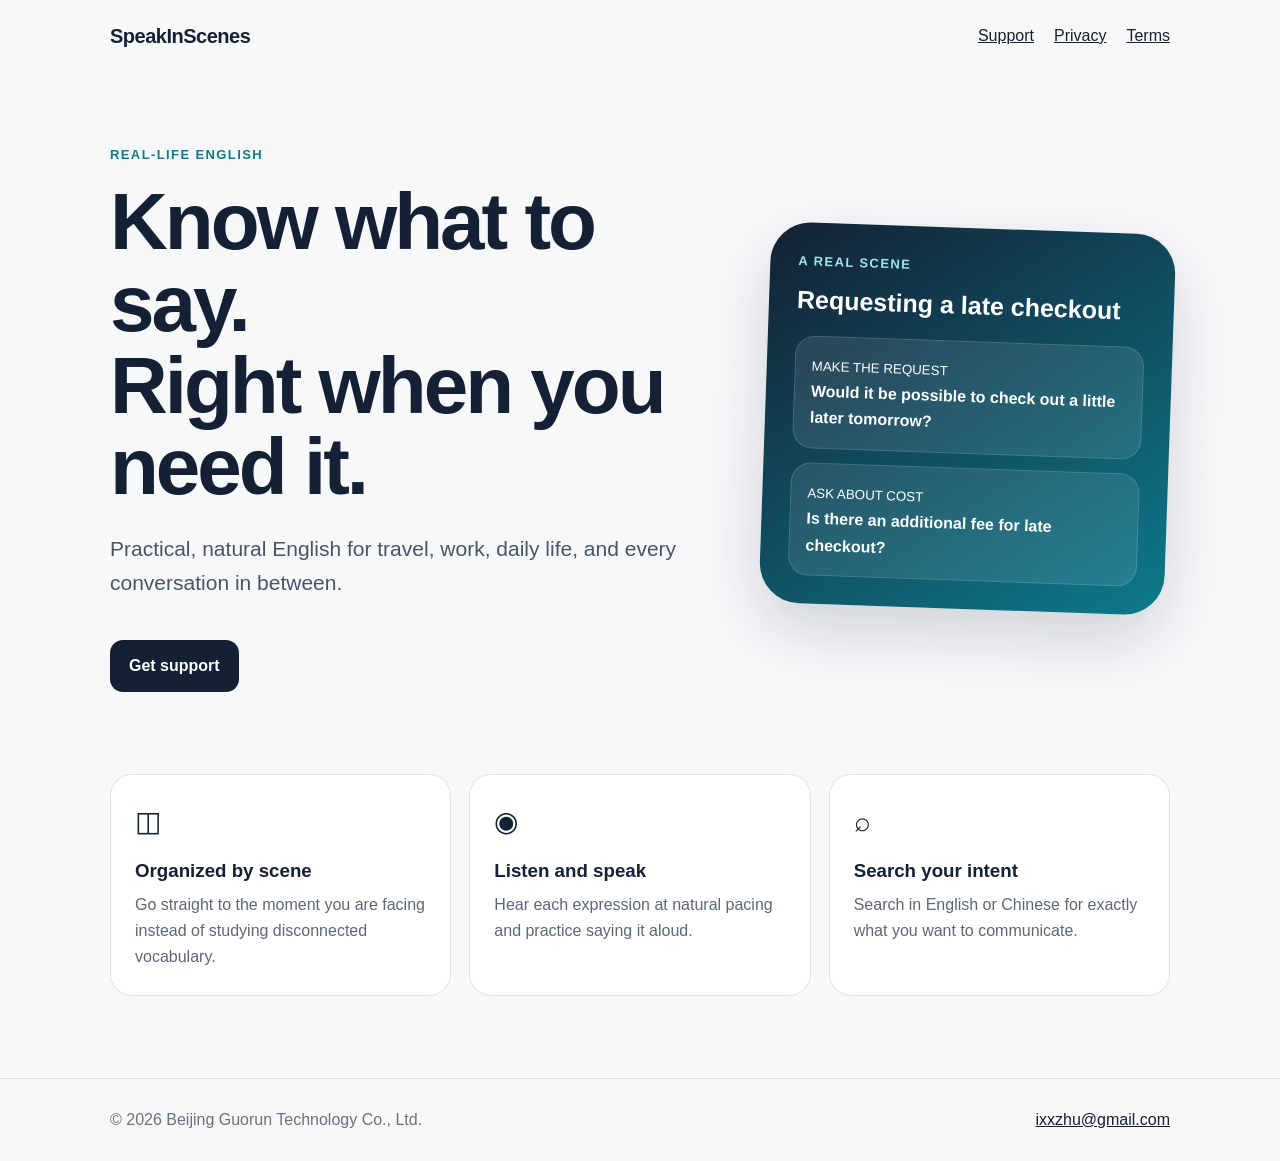
<file: index.html>
<!doctype html>
<html lang="en"><head><meta charset="utf-8"><meta name="viewport" content="width=device-width,initial-scale=1"><meta name="description" content="SpeakInScenes gives you practical English for real-life situations."><title>SpeakInScenes — English for real life</title><link rel="stylesheet" href="styles.css"></head>
<body><div class="wrap"><nav><a class="brand" href="./">SpeakInScenes</a><div class="links"><a href="support/">Support</a><a href="privacy/">Privacy</a><a href="terms/">Terms</a></div></nav></div>
<main><section class="hero"><div class="wrap hero-grid"><div><div class="eyebrow">Real-life English</div><h1>Know what to say.<br>Right when you need it.</h1><p class="lead">Practical, natural English for travel, work, daily life, and every conversation in between.</p><a class="button" href="support/">Get support</a></div><div class="phone"><div class="eyebrow" style="color:#9fe6e6">A real scene</div><h3>Requesting a late checkout</h3><div class="card"><small>MAKE THE REQUEST</small><br><strong>Would it be possible to check out a little later tomorrow?</strong></div><div class="card"><small>ASK ABOUT COST</small><br><strong>Is there an additional fee for late checkout?</strong></div></div></div></section>
<section class="wrap features"><div class="feature"><span>◫</span><h3>Organized by scene</h3><p>Go straight to the moment you are facing instead of studying disconnected vocabulary.</p></div><div class="feature"><span>◉</span><h3>Listen and speak</h3><p>Hear each expression at natural pacing and practice saying it aloud.</p></div><div class="feature"><span>⌕</span><h3>Search your intent</h3><p>Search in English or Chinese for exactly what you want to communicate.</p></div></section></main>
<footer><div class="wrap"><span>© 2026 Beijing Guorun Technology Co., Ltd.</span><span><a href="mailto:ixxzhu@gmail.com">ixxzhu@gmail.com</a></span></div></footer></body></html>
</file>
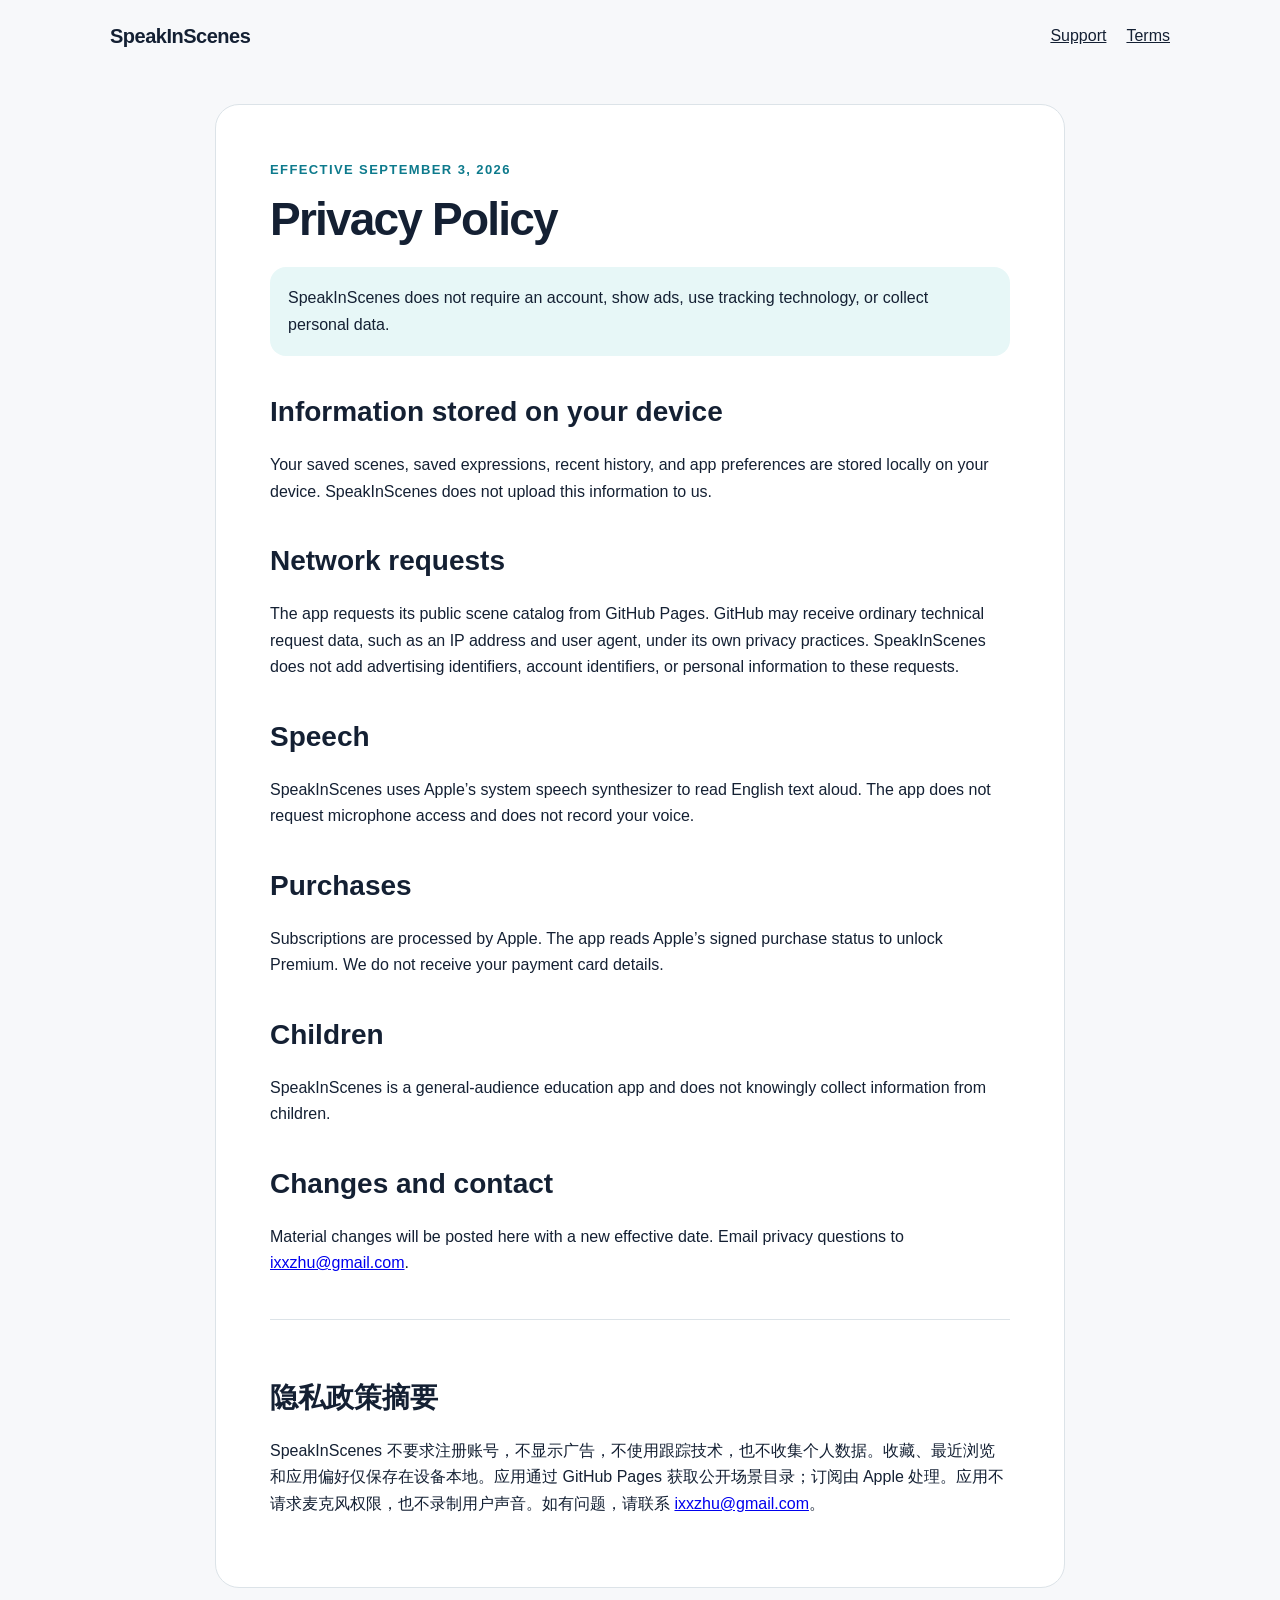
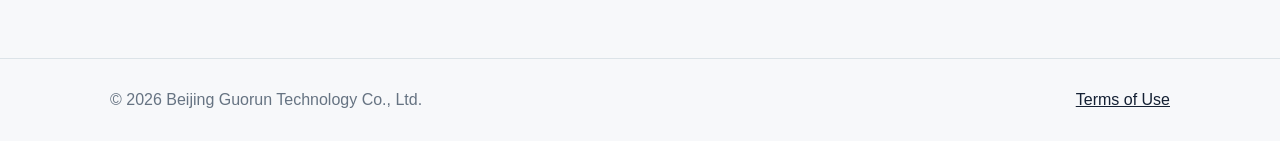
<file: privacy/index.html>
<!doctype html>
<html lang="en"><head><meta charset="utf-8"><meta name="viewport" content="width=device-width,initial-scale=1"><title>Privacy Policy — SpeakInScenes</title><link rel="stylesheet" href="../styles.css"></head>
<body><div class="wrap"><nav><a class="brand" href="../">SpeakInScenes</a><div class="links"><a href="../support/">Support</a><a href="../terms/">Terms</a></div></nav><main class="legal"><div class="eyebrow">Effective September 3, 2026</div><h1>Privacy Policy</h1>
<p class="notice">SpeakInScenes does not require an account, show ads, use tracking technology, or collect personal data.</p>
<h2>Information stored on your device</h2><p>Your saved scenes, saved expressions, recent history, and app preferences are stored locally on your device. SpeakInScenes does not upload this information to us.</p>
<h2>Network requests</h2><p>The app requests its public scene catalog from GitHub Pages. GitHub may receive ordinary technical request data, such as an IP address and user agent, under its own privacy practices. SpeakInScenes does not add advertising identifiers, account identifiers, or personal information to these requests.</p>
<h2>Speech</h2><p>SpeakInScenes uses Apple’s system speech synthesizer to read English text aloud. The app does not request microphone access and does not record your voice.</p>
<h2>Purchases</h2><p>Subscriptions are processed by Apple. The app reads Apple’s signed purchase status to unlock Premium. We do not receive your payment card details.</p>
<h2>Children</h2><p>SpeakInScenes is a general-audience education app and does not knowingly collect information from children.</p>
<h2>Changes and contact</h2><p>Material changes will be posted here with a new effective date. Email privacy questions to <a href="mailto:ixxzhu@gmail.com">ixxzhu@gmail.com</a>.</p>
<section class="zh" lang="zh-Hans"><h2>隐私政策摘要</h2><p>SpeakInScenes 不要求注册账号，不显示广告，不使用跟踪技术，也不收集个人数据。收藏、最近浏览和应用偏好仅保存在设备本地。应用通过 GitHub Pages 获取公开场景目录；订阅由 Apple 处理。应用不请求麦克风权限，也不录制用户声音。如有问题，请联系 <a href="mailto:ixxzhu@gmail.com">ixxzhu@gmail.com</a>。</p></section>
</main></div><footer><div class="wrap"><span>© 2026 Beijing Guorun Technology Co., Ltd.</span><span><a href="../terms/">Terms of Use</a></span></div></footer></body></html>
</file>
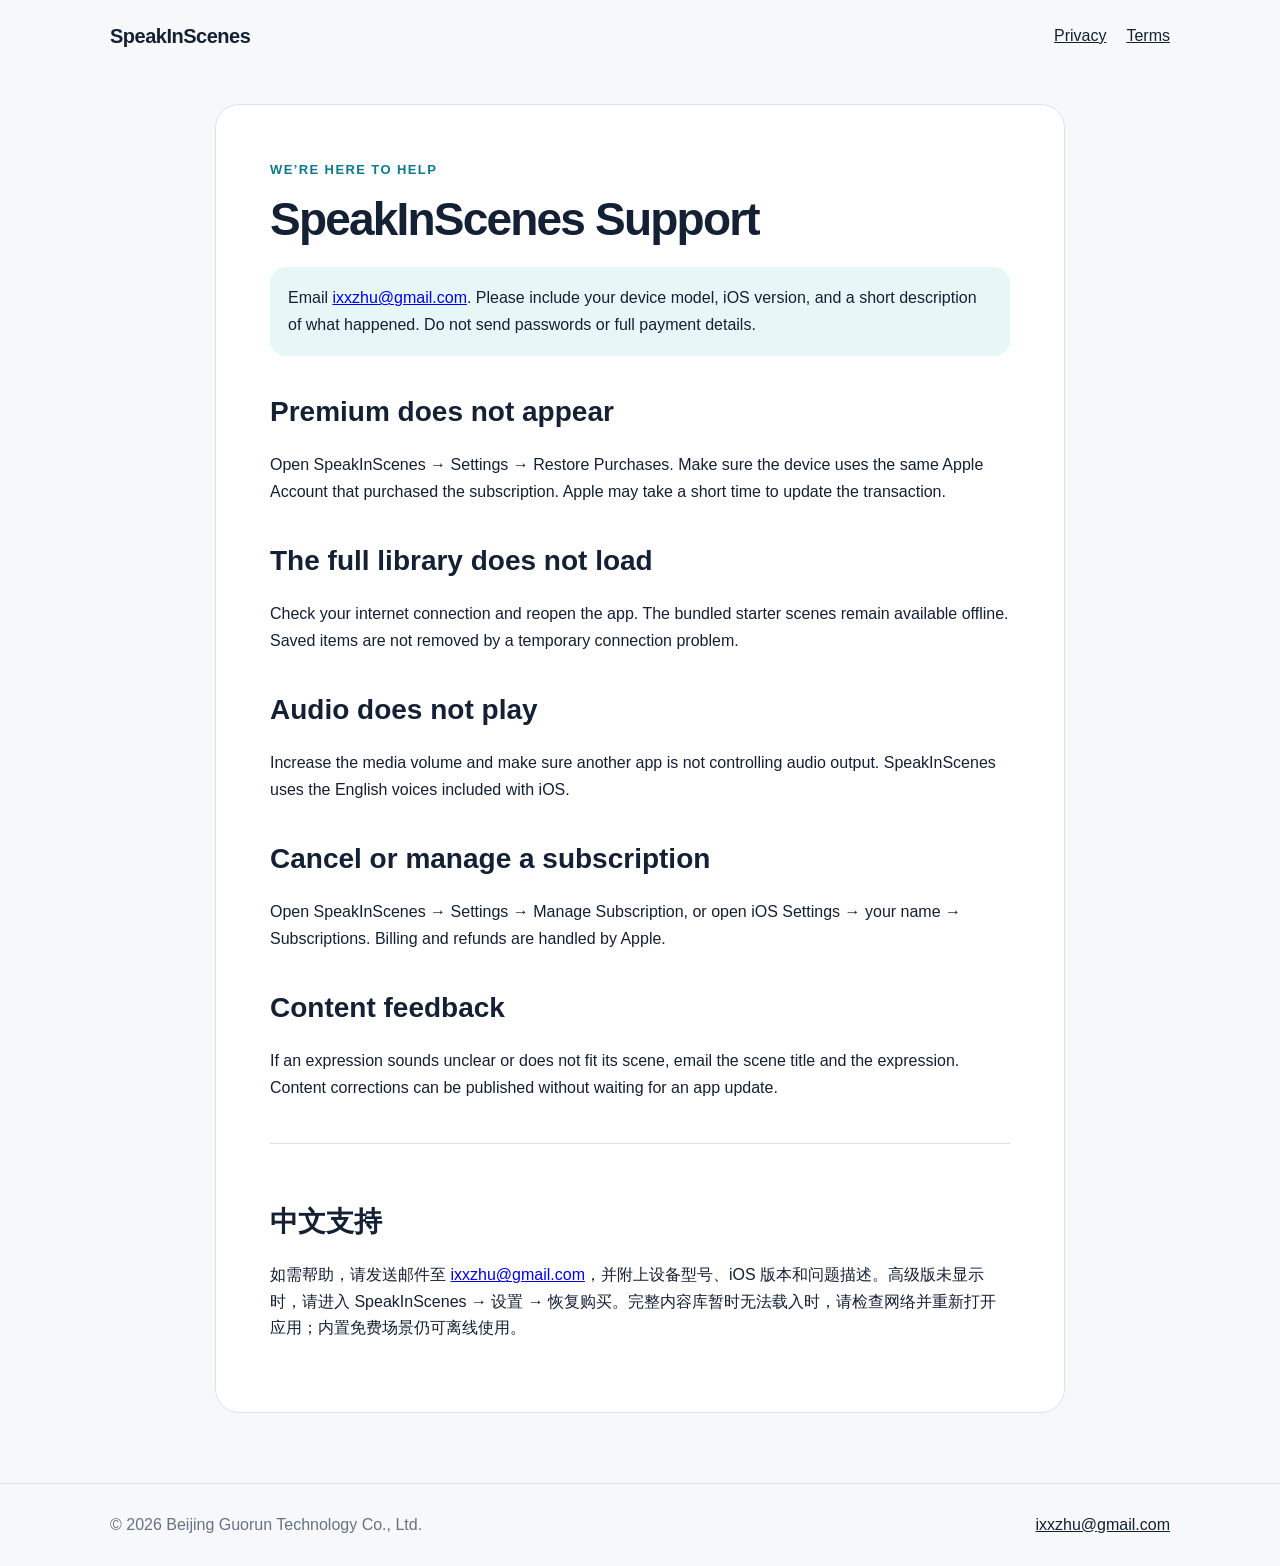
<file: support/index.html>
<!doctype html>
<html lang="en"><head><meta charset="utf-8"><meta name="viewport" content="width=device-width,initial-scale=1"><title>Support — SpeakInScenes</title><link rel="stylesheet" href="../styles.css"></head>
<body><div class="wrap"><nav><a class="brand" href="../">SpeakInScenes</a><div class="links"><a href="../privacy/">Privacy</a><a href="../terms/">Terms</a></div></nav><main class="legal"><div class="eyebrow">We’re here to help</div><h1>SpeakInScenes Support</h1><p class="notice">Email <a href="mailto:ixxzhu@gmail.com">ixxzhu@gmail.com</a>. Please include your device model, iOS version, and a short description of what happened. Do not send passwords or full payment details.</p>
<h2>Premium does not appear</h2><p>Open SpeakInScenes → Settings → Restore Purchases. Make sure the device uses the same Apple Account that purchased the subscription. Apple may take a short time to update the transaction.</p>
<h2>The full library does not load</h2><p>Check your internet connection and reopen the app. The bundled starter scenes remain available offline. Saved items are not removed by a temporary connection problem.</p>
<h2>Audio does not play</h2><p>Increase the media volume and make sure another app is not controlling audio output. SpeakInScenes uses the English voices included with iOS.</p>
<h2>Cancel or manage a subscription</h2><p>Open SpeakInScenes → Settings → Manage Subscription, or open iOS Settings → your name → Subscriptions. Billing and refunds are handled by Apple.</p>
<h2>Content feedback</h2><p>If an expression sounds unclear or does not fit its scene, email the scene title and the expression. Content corrections can be published without waiting for an app update.</p>
<section class="zh" lang="zh-Hans"><h2>中文支持</h2><p>如需帮助，请发送邮件至 <a href="mailto:ixxzhu@gmail.com">ixxzhu@gmail.com</a>，并附上设备型号、iOS 版本和问题描述。高级版未显示时，请进入 SpeakInScenes → 设置 → 恢复购买。完整内容库暂时无法载入时，请检查网络并重新打开应用；内置免费场景仍可离线使用。</p></section>
</main></div><footer><div class="wrap"><span>© 2026 Beijing Guorun Technology Co., Ltd.</span><span><a href="mailto:ixxzhu@gmail.com">ixxzhu@gmail.com</a></span></div></footer></body></html>
</file>
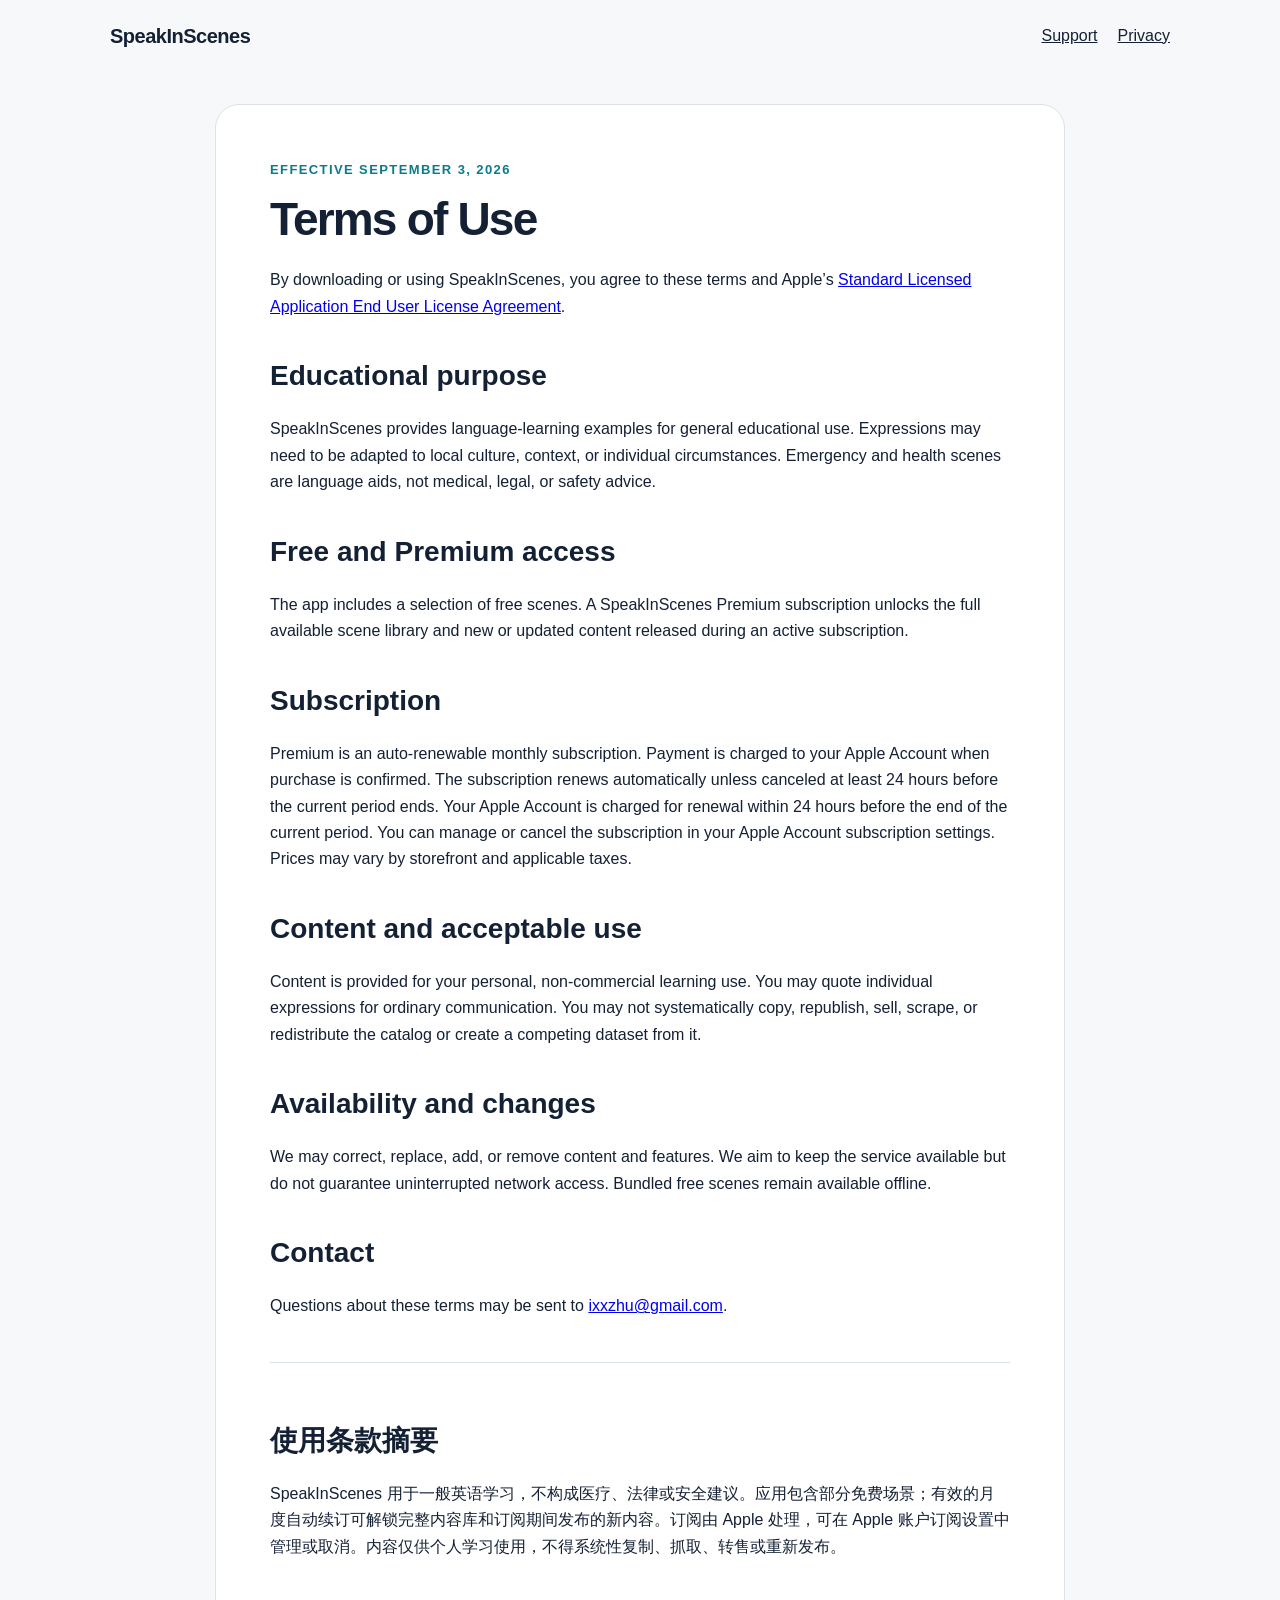
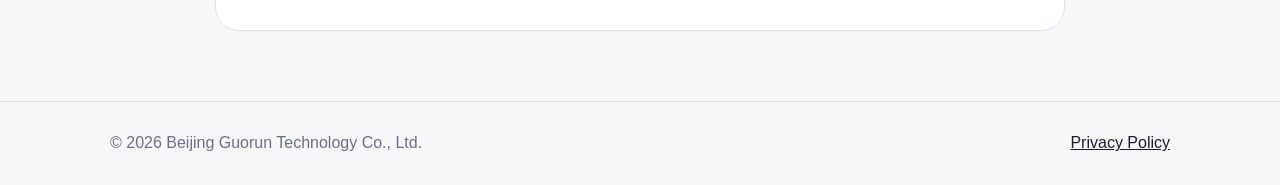
<file: terms/index.html>
<!doctype html>
<html lang="en"><head><meta charset="utf-8"><meta name="viewport" content="width=device-width,initial-scale=1"><title>Terms of Use — SpeakInScenes</title><link rel="stylesheet" href="../styles.css"></head>
<body><div class="wrap"><nav><a class="brand" href="../">SpeakInScenes</a><div class="links"><a href="../support/">Support</a><a href="../privacy/">Privacy</a></div></nav><main class="legal"><div class="eyebrow">Effective September 3, 2026</div><h1>Terms of Use</h1>
<p>By downloading or using SpeakInScenes, you agree to these terms and Apple’s <a href="https://www.apple.com/legal/internet-services/itunes/dev/stdeula/">Standard Licensed Application End User License Agreement</a>.</p>
<h2>Educational purpose</h2><p>SpeakInScenes provides language-learning examples for general educational use. Expressions may need to be adapted to local culture, context, or individual circumstances. Emergency and health scenes are language aids, not medical, legal, or safety advice.</p>
<h2>Free and Premium access</h2><p>The app includes a selection of free scenes. A SpeakInScenes Premium subscription unlocks the full available scene library and new or updated content released during an active subscription.</p>
<h2>Subscription</h2><p>Premium is an auto-renewable monthly subscription. Payment is charged to your Apple Account when purchase is confirmed. The subscription renews automatically unless canceled at least 24 hours before the current period ends. Your Apple Account is charged for renewal within 24 hours before the end of the current period. You can manage or cancel the subscription in your Apple Account subscription settings. Prices may vary by storefront and applicable taxes.</p>
<h2>Content and acceptable use</h2><p>Content is provided for your personal, non-commercial learning use. You may quote individual expressions for ordinary communication. You may not systematically copy, republish, sell, scrape, or redistribute the catalog or create a competing dataset from it.</p>
<h2>Availability and changes</h2><p>We may correct, replace, add, or remove content and features. We aim to keep the service available but do not guarantee uninterrupted network access. Bundled free scenes remain available offline.</p>
<h2>Contact</h2><p>Questions about these terms may be sent to <a href="mailto:ixxzhu@gmail.com">ixxzhu@gmail.com</a>.</p>
<section class="zh" lang="zh-Hans"><h2>使用条款摘要</h2><p>SpeakInScenes 用于一般英语学习，不构成医疗、法律或安全建议。应用包含部分免费场景；有效的月度自动续订可解锁完整内容库和订阅期间发布的新内容。订阅由 Apple 处理，可在 Apple 账户订阅设置中管理或取消。内容仅供个人学习使用，不得系统性复制、抓取、转售或重新发布。</p></section>
</main></div><footer><div class="wrap"><span>© 2026 Beijing Guorun Technology Co., Ltd.</span><span><a href="../privacy/">Privacy Policy</a></span></div></footer></body></html>
</file>
<file: styles.css>
:root{--ink:#142033;--ocean:#0d7a8c;--soft:#e7f7f7;--warm:#f58c40;--paper:#f7f8fa;--line:#dce3e8}*{box-sizing:border-box}body{margin:0;background:var(--paper);color:var(--ink);font:16px/1.65 -apple-system,BlinkMacSystemFont,"Segoe UI",sans-serif}.wrap{width:min(1060px,calc(100% - 36px));margin:auto}nav{height:72px;display:flex;align-items:center;justify-content:space-between}.brand{font-size:20px;font-weight:800;letter-spacing:-.5px;color:var(--ink);text-decoration:none}.links{display:flex;gap:20px}.links a,footer a{color:var(--ink)}.hero{padding:72px 0 82px}.hero-grid{display:grid;grid-template-columns:1.2fr .8fr;gap:48px;align-items:center}.eyebrow{color:var(--ocean);font-size:13px;font-weight:800;letter-spacing:1.4px;text-transform:uppercase}h1{font-size:clamp(46px,7vw,80px);line-height:1.02;letter-spacing:-3px;margin:16px 0 24px}h2{font-size:28px;line-height:1.25;margin-top:38px}p.lead{font-size:21px;max-width:650px;color:#465568}.button{display:inline-block;margin-top:18px;padding:13px 19px;border-radius:13px;background:var(--ink);color:white;text-decoration:none;font-weight:700}.phone{background:linear-gradient(145deg,var(--ink),var(--ocean));border-radius:40px;padding:28px;box-shadow:0 26px 65px #1420332b;color:#fff;transform:rotate(2deg)}.phone h3{font-size:25px;margin:8px 0}.phone .card{background:#ffffff18;border:1px solid #ffffff25;border-radius:20px;padding:16px;margin-top:14px}.features{display:grid;grid-template-columns:repeat(3,1fr);gap:18px;padding:0 0 82px}.feature{background:white;border:1px solid var(--line);border-radius:22px;padding:24px}.feature span{font-size:28px}.feature h3{margin:10px 0 5px}.feature p{margin:0;color:#5a6878}.legal{background:#fff;border:1px solid var(--line);border-radius:24px;padding:clamp(24px,5vw,54px);margin:32px auto 70px;max-width:850px}.legal h1{font-size:46px;letter-spacing:-1.8px}.notice{background:var(--soft);border-radius:16px;padding:18px}.zh{border-top:1px solid var(--line);margin-top:42px;padding-top:22px}code{font-family:ui-monospace,SFMono-Regular,Menlo,monospace;background:#eef1f3;padding:2px 6px;border-radius:6px}footer{border-top:1px solid var(--line);padding:28px 0;color:#667382}footer .wrap{display:flex;justify-content:space-between}@media(max-width:760px){.hero-grid{grid-template-columns:1fr}.phone{transform:none}.features{grid-template-columns:1fr}h1{letter-spacing:-2px}.links{gap:12px;font-size:14px}}
</file>
